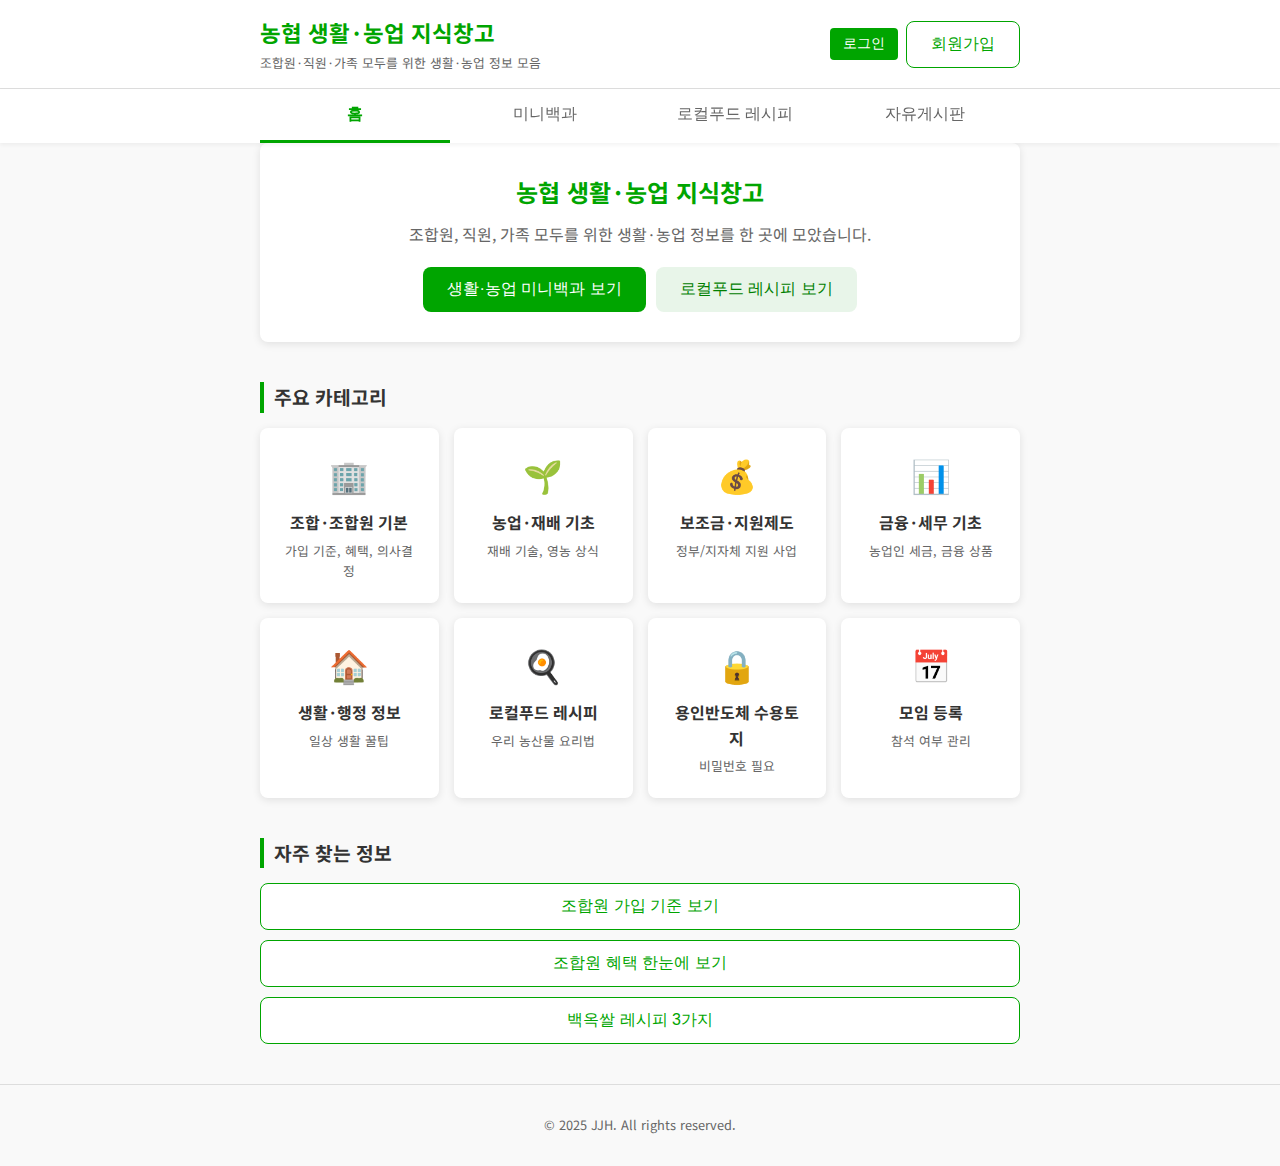
<file: index.html>
<!DOCTYPE html>
<html lang="ko">

<head>
    <meta charset="UTF-8">
    <meta name="viewport" content="width=device-width, initial-scale=1.0">
    <title>이동농협 생활·농업 지식창고</title>
    <link rel="stylesheet" href="style.css">
    <!-- Google Fonts -->
    <link rel="preconnect" href="https://fonts.googleapis.com">
    <link rel="preconnect" href="https://fonts.gstatic.com" crossorigin>
    <link href="https://fonts.googleapis.com/css2?family=Noto+Sans+KR:wght@300;400;500;700&display=swap"
        rel="stylesheet">
</head>

<body>

    <!-- Header -->
    <header class="main-header">
        <div class="container header-content">
            <div class="logo-area">
                <h1>농협 생활·농업 지식창고</h1>
                <p>조합원·직원·가족 모두를 위한 생활·농업 정보 모음</p>
            </div>
            <div class="auth-area" id="auth-ui">
                <!-- JS will populate this -->
                <button class="btn-small" onclick="app.switchSection('login')">로그인</button>
                <button class="btn-small btn-outline" onclick="app.switchSection('signup')">회원가입</button>
            </div>
        </div>
    </header>

    <!-- Navigation -->
    <nav class="main-nav">
        <div class="container">
            <button class="nav-btn active" data-target="home">홈</button>
            <button class="nav-btn" data-target="encyclopedia">미니백과</button>
            <button class="nav-btn" data-target="recipes">로컬푸드 레시피</button>
            <button class="nav-btn" data-target="board">자유게시판</button>
        </div>
    </nav>

    <!-- Main Content -->
    <main class="container">

        <!-- SECTION: HOME -->
        <section id="home" class="active-section">
            <div class="greeting-area">
                <h2>농협 생활·농업 지식창고</h2>
                <p class="greeting-text">조합원, 직원, 가족 모두를 위한 생활·농업 정보를 한 곳에 모았습니다.</p>
                <div class="greeting-buttons">
                    <button class="btn-primary" onclick="app.switchSection('encyclopedia')">생활·농업 미니백과 보기</button>
                    <button class="btn-secondary" onclick="app.switchSection('recipes')">로컬푸드 레시피 보기</button>
                </div>
            </div>

            <div class="category-grid-area">
                <h3>주요 카테고리</h3>
                <div class="category-grid">
                    <div class="card category-card" onclick="app.goToEncyclopedia('조합·조합원 기본')">
                        <div class="icon">🏢</div>
                        <h4>조합·조합원 기본</h4>
                        <p>가입 기준, 혜택, 의사결정</p>
                    </div>
                    <div class="card category-card" onclick="app.goToEncyclopedia('농업·재배 기초')">
                        <div class="icon">🌱</div>
                        <h4>농업·재배 기초</h4>
                        <p>재배 기술, 영농 상식</p>
                    </div>
                    <div class="card category-card" onclick="app.goToEncyclopedia('보조금·지원제도')">
                        <div class="icon">💰</div>
                        <h4>보조금·지원제도</h4>
                        <p>정부/지자체 지원 사업</p>
                    </div>
                    <div class="card category-card" onclick="app.goToEncyclopedia('금융·세무 기초')">
                        <div class="icon">📊</div>
                        <h4>금융·세무 기초</h4>
                        <p>농업인 세금, 금융 상품</p>
                    </div>
                    <div class="card category-card" onclick="app.goToEncyclopedia('생활·행정 정보')">
                        <div class="icon">🏠</div>
                        <h4>생활·행정 정보</h4>
                        <p>일상 생활 꿀팁</p>
                    </div>
                    <div class="card category-card" onclick="app.switchSection('recipes')">
                        <div class="icon">🍳</div>
                        <h4>로컬푸드 레시피</h4>
                        <p>우리 농산물 요리법</p>
                    </div>
                    <div class="card category-card" onclick="app.openProtectedLink()">
                        <div class="icon">🔒</div>
                        <h4>용인반도체 수용토지</h4>
                        <p>비밀번호 필요</p>
                    </div>
                    <div class="card category-card" onclick="app.switchSection('meeting-manager')">
                        <div class="icon">📅</div>
                        <h4>모임 등록</h4>
                        <p>참석 여부 관리</p>
                    </div>
                </div>
            </div>

            <div class="quick-links-area">
                <h3>자주 찾는 정보</h3>
                <div class="quick-links-grid">
                    <button class="btn-outline" onclick="app.goToCard('membership-criteria')">조합원 가입 기준 보기</button>
                    <button class="btn-outline" onclick="app.goToCard('membership-benefits')">조합원 혜택 한눈에 보기</button>
                    <button class="btn-outline" onclick="app.goToRecipe('rice')">백옥쌀 레시피 3가지</button>
                </div>
            </div>
        </section>

        <!-- SECTION: ENCYCLOPEDIA -->
        <section id="encyclopedia">
            <div class="section-header">
                <h2>생활·농업 미니백과</h2>
                <div class="filters">
                    <select id="encyclopedia-filter" onchange="app.filterEncyclopedia(this.value)">
                        <option value="all">전체 보기</option>
                        <option value="조합·조합원 기본">조합·조합원 기본</option>
                        <option value="농업·재배 기초">농업·재배 기초</option>
                        <option value="보조금·지원제도">보조금·지원제도</option>
                        <option value="금융·세무 기초">금융·세무 기초</option>
                        <option value="생활·행정 정보">생활·행정 정보</option>
                    </select>
                </div>
            </div>
            <div id="encyclopedia-list" class="card-list">
                <!-- JS will populate this -->
            </div>
        </section>

        <!-- SECTION: RECIPES -->
        <section id="recipes">
            <div class="section-header">
                <h2>로컬푸드 추천 레시피</h2>
                <div class="recipe-tags" id="recipe-filters">
                    <button class="tag active" onclick="app.filterRecipes('all')">전체</button>
                    <button class="tag" onclick="app.filterRecipes('백옥쌀')">백옥쌀</button>
                    <button class="tag" onclick="app.filterRecipes('고구마')">고구마</button>
                    <button class="tag" onclick="app.filterRecipes('배추')">배추</button>
                    <button class="tag" onclick="app.filterRecipes('계란')">계란</button>
                </div>
            </div>
            <div id="recipe-list" class="card-list">
                <!-- JS will populate this -->
            </div>
        </section>

        <!-- SECTION: BOARD (LIST) -->
        <section id="board">
            <div class="section-header">
                <h2>자유게시판</h2>
                <button id="btn-write-post" class="btn-primary" onclick="app.goToWritePost()">글쓰기</button>
            </div>
            <div class="board-container">
                <table class="board-table">
                    <thead>
                        <tr>
                            <th width="10%">번호</th>
                            <th width="50%">제목</th>
                            <th width="15%">작성자</th>
                            <th width="25%">작성일</th>
                        </tr>
                    </thead>
                    <tbody id="board-list-body">
                        <!-- JS will populate this -->
                    </tbody>
                </table>
            </div>
        </section>

        <!-- SECTION: BOARD (WRITE) -->
        <section id="board-write">
            <div class="section-header">
                <h2>글쓰기</h2>
                <button class="btn-outline" onclick="app.switchSection('board')">목록으로</button>
            </div>
            <div class="form-container">
                <div class="form-group">
                    <label for="post-title">제목</label>
                    <input type="text" id="post-title" placeholder="제목을 입력하세요">
                </div>
                <div class="form-group">
                    <label for="post-content">내용</label>
                    <textarea id="post-content" rows="10" placeholder="내용을 입력하세요"></textarea>
                </div>
                <button class="btn-primary full-width" onclick="app.submitPost()">등록하기</button>
            </div>
        </section>

        <!-- SECTION: BOARD (VIEW) -->
        <section id="board-view">
            <div class="section-header">
                <h2 id="view-post-title">게시글 제목</h2>
                <button class="btn-outline" onclick="app.switchSection('board')">목록으로</button>
            </div>
            <div class="post-view-container">
                <div class="post-meta">
                    <span id="view-post-author">작성자</span> | <span id="view-post-date">날짜</span>
                </div>
                <div class="post-content" id="view-post-content">
                    내용
                </div>
            </div>
        </section>

        <!-- SECTION: LOGIN -->
        <section id="login">
            <div class="auth-container">
                <h2>로그인</h2>
                <div class="form-group">
                    <label for="login-id">아이디</label>
                    <input type="text" id="login-id" placeholder="아이디">
                </div>
                <div class="form-group">
                    <label for="login-pw">비밀번호</label>
                    <input type="password" id="login-pw" placeholder="비밀번호">
                </div>
                <button class="btn-primary full-width" onclick="app.login()">로그인</button>
                <p class="auth-link">계정이 없으신가요? <a href="#" onclick="app.switchSection('signup')">회원가입</a></p>
            </div>
        </section>

        <!-- SECTION: MEETING MANAGER -->
        <section id="meeting-manager">
            <div class="section-header">
                <h2>모임 관리</h2>
                <button class="btn-outline" onclick="app.switchSection('home')">홈으로</button>
            </div>

            <!-- Meeting Login/Register -->
            <div id="meeting-auth" class="auth-container">
                <h3>모임 입장 / 등록</h3>
                <div class="form-group">
                    <label>모임 이름</label>
                    <input type="text" id="meeting-name-input" placeholder="예: 12월 정기총회">
                </div>
                <div class="form-group">
                    <label>비밀번호</label>
                    <input type="password" id="meeting-pw-input" placeholder="관리용 비밀번호">
                </div>
                <button class="btn-primary full-width" onclick="app.enterMeeting()">입장 / 생성</button>
                <p class="note" style="margin-top:10px; font-size:0.8rem; color:#666;">* 새 이름이면 자동 생성됩니다.</p>
            </div>

            <!-- Meeting Dashboard -->
            <div id="meeting-dashboard" style="display:none;">
                <div class="meeting-info-bar">
                    <h3 id="current-meeting-name">모임 이름</h3>
                    <div class="meeting-controls">
                        <select id="actor-selector" onchange="app.changeActor()">
                            <option value="Admin">관리자 (Admin)</option>
                        </select>
                        <button class="btn-small btn-outline" onclick="app.logoutMeeting()">나가기</button>
                    </div>
                </div>

                <div class="meeting-setup card">
                    <h4>설정</h4>
                    <div class="form-group">
                        <input type="text" id="meeting-date" placeholder="일시 (예: 12/25 18:00)">
                        <input type="text" id="meeting-place" placeholder="장소 (예: 마을회관)">
                    </div>
                    <div class="form-group" style="display:flex; gap:10px;">
                        <input type="text" id="new-member-name" placeholder="참석 후보자 이름" style="flex:1;">
                        <button class="btn-small" onclick="app.addMeetingMember()">추가</button>
                    </div>
                </div>

                <div class="drag-board-container">
                    <div class="drag-zone left-zone" id="zone-absent">
                        <div class="zone-label">불참 (Left)</div>
                    </div>
                    <div class="drag-zone center-zone" id="zone-undecided">
                        <div class="zone-label">미정 (대기)</div>
                        <!-- Bubbles will go here -->
                    </div>
                    <div class="drag-zone right-zone" id="zone-attending">
                        <div class="zone-label">참석 (Right)</div>
                    </div>
                </div>

                <div class="meeting-panels">
                    <div class="panel status-panel">
                        <h4>현재 상태</h4>
                        <ul id="member-status-list">
                            <!-- List of members -->
                        </ul>
                    </div>
                    <div class="panel log-panel">
                        <h4>활동 로그</h4>
                        <ul id="meeting-log-list">
                            <!-- Logs -->
                        </ul>
                    </div>
                </div>
            </div>
        </section>

        <!-- SECTION: SIGNUP -->
        <section id="signup">
            <div class="auth-container">
                <h2>회원가입</h2>
                <div class="form-group">
                    <label for="signup-id">아이디</label>
                    <input type="text" id="signup-id" placeholder="아이디">
                </div>
                <div class="form-group">
                    <label for="signup-pw">비밀번호</label>
                    <input type="password" id="signup-pw" placeholder="비밀번호">
                </div>
                <div class="form-group">
                    <label for="signup-nickname">닉네임</label>
                    <input type="text" id="signup-nickname" placeholder="닉네임 (작성자명)">
                </div>
                <button class="btn-primary full-width" onclick="app.signup()">가입하기</button>
                <p class="auth-link">이미 계정이 있으신가요? <a href="#" onclick="app.switchSection('login')">로그인</a></p>
            </div>
        </section>

    </main>

    <footer>
        <div class="container">
            <p>&copy; 2025 JJH. All rights reserved.</p>
        </div>
    </footer>

    <script src="script.js"></script>
</body>

</html>
</file>
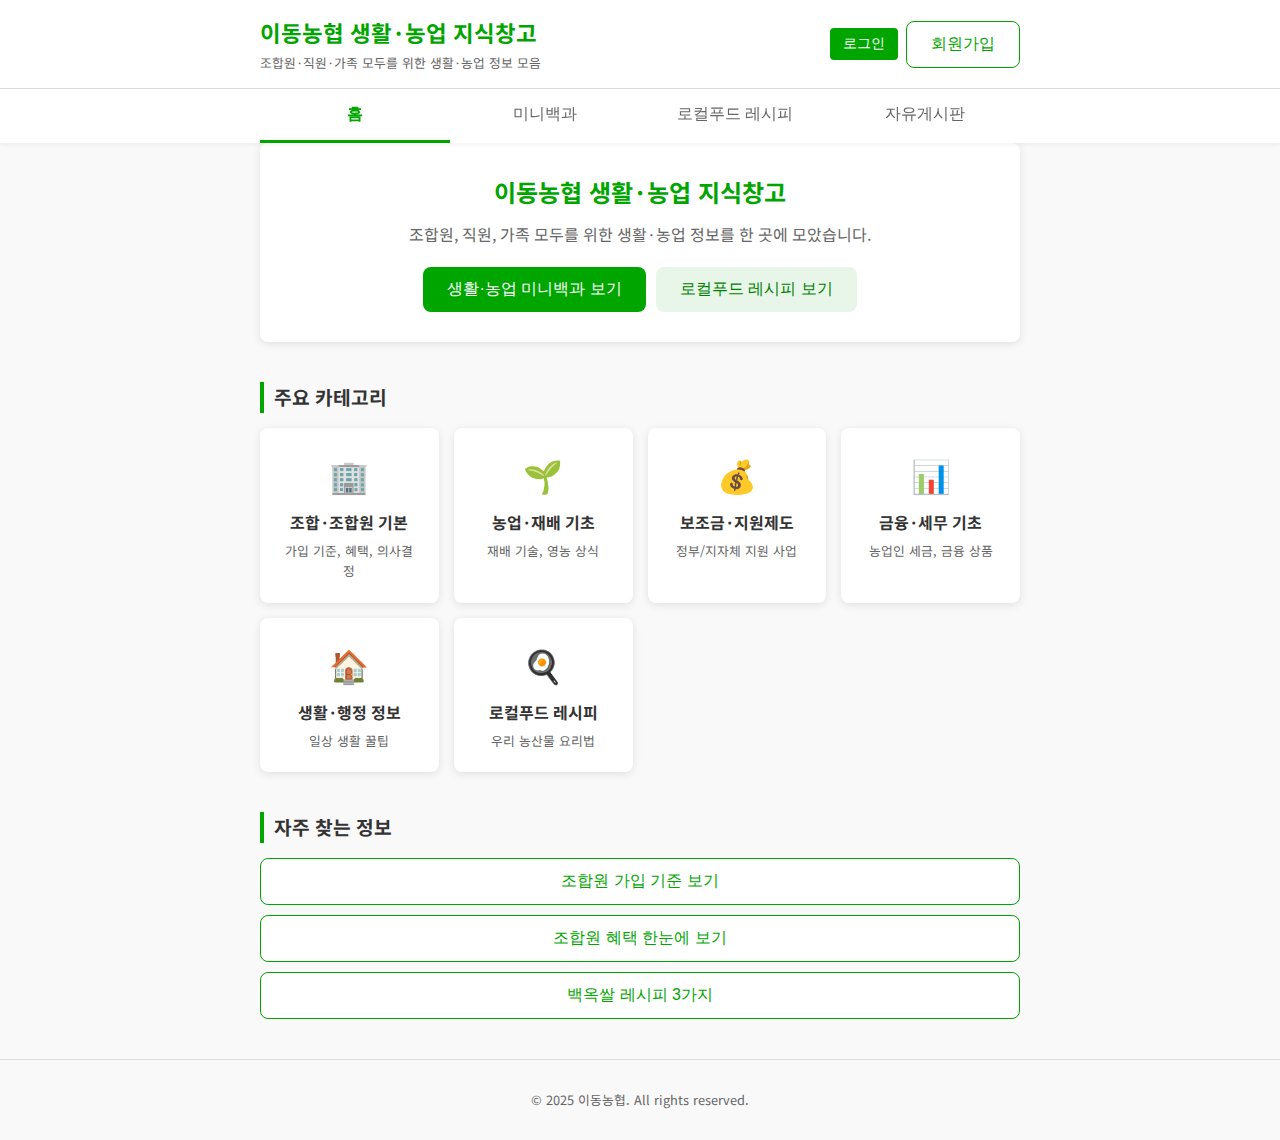
<file: idong-nonghyup-board/index.html>
<!DOCTYPE html>
<html lang="ko">

<head>
    <meta charset="UTF-8">
    <meta name="viewport" content="width=device-width, initial-scale=1.0">
    <title>이동농협 생활·농업 지식창고</title>
    <link rel="stylesheet" href="style.css">
    <!-- Google Fonts -->
    <link rel="preconnect" href="https://fonts.googleapis.com">
    <link rel="preconnect" href="https://fonts.gstatic.com" crossorigin>
    <link href="https://fonts.googleapis.com/css2?family=Noto+Sans+KR:wght@300;400;500;700&display=swap"
        rel="stylesheet">
</head>

<body>

    <!-- Header -->
    <header class="main-header">
        <div class="container header-content">
            <div class="logo-area">
                <h1>이동농협 생활·농업 지식창고</h1>
                <p>조합원·직원·가족 모두를 위한 생활·농업 정보 모음</p>
            </div>
            <div class="auth-area" id="auth-ui">
                <!-- JS will populate this -->
                <button class="btn-small" onclick="app.switchSection('login')">로그인</button>
                <button class="btn-small btn-outline" onclick="app.switchSection('signup')">회원가입</button>
            </div>
        </div>
    </header>

    <!-- Navigation -->
    <nav class="main-nav">
        <div class="container">
            <button class="nav-btn active" data-target="home">홈</button>
            <button class="nav-btn" data-target="encyclopedia">미니백과</button>
            <button class="nav-btn" data-target="recipes">로컬푸드 레시피</button>
            <button class="nav-btn" data-target="board">자유게시판</button>
        </div>
    </nav>

    <!-- Main Content -->
    <main class="container">

        <!-- SECTION: HOME -->
        <section id="home" class="active-section">
            <div class="greeting-area">
                <h2>이동농협 생활·농업 지식창고</h2>
                <p class="greeting-text">조합원, 직원, 가족 모두를 위한 생활·농업 정보를 한 곳에 모았습니다.</p>
                <div class="greeting-buttons">
                    <button class="btn-primary" onclick="app.switchSection('encyclopedia')">생활·농업 미니백과 보기</button>
                    <button class="btn-secondary" onclick="app.switchSection('recipes')">로컬푸드 레시피 보기</button>
                </div>
            </div>

            <div class="category-grid-area">
                <h3>주요 카테고리</h3>
                <div class="category-grid">
                    <div class="card category-card" onclick="app.goToEncyclopedia('조합·조합원 기본')">
                        <div class="icon">🏢</div>
                        <h4>조합·조합원 기본</h4>
                        <p>가입 기준, 혜택, 의사결정</p>
                    </div>
                    <div class="card category-card" onclick="app.goToEncyclopedia('농업·재배 기초')">
                        <div class="icon">🌱</div>
                        <h4>농업·재배 기초</h4>
                        <p>재배 기술, 영농 상식</p>
                    </div>
                    <div class="card category-card" onclick="app.goToEncyclopedia('보조금·지원제도')">
                        <div class="icon">💰</div>
                        <h4>보조금·지원제도</h4>
                        <p>정부/지자체 지원 사업</p>
                    </div>
                    <div class="card category-card" onclick="app.goToEncyclopedia('금융·세무 기초')">
                        <div class="icon">📊</div>
                        <h4>금융·세무 기초</h4>
                        <p>농업인 세금, 금융 상품</p>
                    </div>
                    <div class="card category-card" onclick="app.goToEncyclopedia('생활·행정 정보')">
                        <div class="icon">🏠</div>
                        <h4>생활·행정 정보</h4>
                        <p>일상 생활 꿀팁</p>
                    </div>
                    <div class="card category-card" onclick="app.switchSection('recipes')">
                        <div class="icon">🍳</div>
                        <h4>로컬푸드 레시피</h4>
                        <p>우리 농산물 요리법</p>
                    </div>
                </div>
            </div>

            <div class="quick-links-area">
                <h3>자주 찾는 정보</h3>
                <div class="quick-links-grid">
                    <button class="btn-outline" onclick="app.goToCard('membership-criteria')">조합원 가입 기준 보기</button>
                    <button class="btn-outline" onclick="app.goToCard('membership-benefits')">조합원 혜택 한눈에 보기</button>
                    <button class="btn-outline" onclick="app.goToRecipe('rice')">백옥쌀 레시피 3가지</button>
                </div>
            </div>
        </section>

        <!-- SECTION: ENCYCLOPEDIA -->
        <section id="encyclopedia">
            <div class="section-header">
                <h2>생활·농업 미니백과</h2>
                <div class="filters">
                    <select id="encyclopedia-filter" onchange="app.filterEncyclopedia(this.value)">
                        <option value="all">전체 보기</option>
                        <option value="조합·조합원 기본">조합·조합원 기본</option>
                        <option value="농업·재배 기초">농업·재배 기초</option>
                        <option value="보조금·지원제도">보조금·지원제도</option>
                        <option value="금융·세무 기초">금융·세무 기초</option>
                        <option value="생활·행정 정보">생활·행정 정보</option>
                    </select>
                </div>
            </div>
            <div id="encyclopedia-list" class="card-list">
                <!-- JS will populate this -->
            </div>
        </section>

        <!-- SECTION: RECIPES -->
        <section id="recipes">
            <div class="section-header">
                <h2>로컬푸드 추천 레시피</h2>
                <div class="recipe-tags" id="recipe-filters">
                    <button class="tag active" onclick="app.filterRecipes('all')">전체</button>
                    <button class="tag" onclick="app.filterRecipes('백옥쌀')">백옥쌀</button>
                    <button class="tag" onclick="app.filterRecipes('고구마')">고구마</button>
                    <button class="tag" onclick="app.filterRecipes('배추')">배추</button>
                    <button class="tag" onclick="app.filterRecipes('계란')">계란</button>
                </div>
            </div>
            <div id="recipe-list" class="card-list">
                <!-- JS will populate this -->
            </div>
        </section>

        <!-- SECTION: BOARD (LIST) -->
        <section id="board">
            <div class="section-header">
                <h2>자유게시판</h2>
                <button id="btn-write-post" class="btn-primary" onclick="app.goToWritePost()">글쓰기</button>
            </div>
            <div class="board-container">
                <table class="board-table">
                    <thead>
                        <tr>
                            <th width="10%">번호</th>
                            <th width="50%">제목</th>
                            <th width="15%">작성자</th>
                            <th width="25%">작성일</th>
                        </tr>
                    </thead>
                    <tbody id="board-list-body">
                        <!-- JS will populate this -->
                    </tbody>
                </table>
            </div>
        </section>

        <!-- SECTION: BOARD (WRITE) -->
        <section id="board-write">
            <div class="section-header">
                <h2>글쓰기</h2>
                <button class="btn-outline" onclick="app.switchSection('board')">목록으로</button>
            </div>
            <div class="form-container">
                <div class="form-group">
                    <label for="post-title">제목</label>
                    <input type="text" id="post-title" placeholder="제목을 입력하세요">
                </div>
                <div class="form-group">
                    <label for="post-content">내용</label>
                    <textarea id="post-content" rows="10" placeholder="내용을 입력하세요"></textarea>
                </div>
                <button class="btn-primary full-width" onclick="app.submitPost()">등록하기</button>
            </div>
        </section>

        <!-- SECTION: BOARD (VIEW) -->
        <section id="board-view">
            <div class="section-header">
                <h2 id="view-post-title">게시글 제목</h2>
                <button class="btn-outline" onclick="app.switchSection('board')">목록으로</button>
            </div>
            <div class="post-view-container">
                <div class="post-meta">
                    <span id="view-post-author">작성자</span> | <span id="view-post-date">날짜</span>
                </div>
                <div class="post-content" id="view-post-content">
                    내용
                </div>
            </div>
        </section>

        <!-- SECTION: LOGIN -->
        <section id="login">
            <div class="auth-container">
                <h2>로그인</h2>
                <div class="form-group">
                    <label for="login-id">아이디</label>
                    <input type="text" id="login-id" placeholder="아이디">
                </div>
                <div class="form-group">
                    <label for="login-pw">비밀번호</label>
                    <input type="password" id="login-pw" placeholder="비밀번호">
                </div>
                <button class="btn-primary full-width" onclick="app.login()">로그인</button>
                <p class="auth-link">계정이 없으신가요? <a href="#" onclick="app.switchSection('signup')">회원가입</a></p>
            </div>
        </section>

        <!-- SECTION: SIGNUP -->
        <section id="signup">
            <div class="auth-container">
                <h2>회원가입</h2>
                <div class="form-group">
                    <label for="signup-id">아이디</label>
                    <input type="text" id="signup-id" placeholder="아이디">
                </div>
                <div class="form-group">
                    <label for="signup-pw">비밀번호</label>
                    <input type="password" id="signup-pw" placeholder="비밀번호">
                </div>
                <div class="form-group">
                    <label for="signup-nickname">닉네임</label>
                    <input type="text" id="signup-nickname" placeholder="닉네임 (작성자명)">
                </div>
                <button class="btn-primary full-width" onclick="app.signup()">가입하기</button>
                <p class="auth-link">이미 계정이 있으신가요? <a href="#" onclick="app.switchSection('login')">로그인</a></p>
            </div>
        </section>

    </main>

    <footer>
        <div class="container">
            <p>&copy; 2025 이동농협. All rights reserved.</p>
        </div>
    </footer>

    <script src="script.js"></script>
</body>

</html>
</file>
<file: style.css>
/* Global Styles */
:root {
    --primary-color: #00a500;
    /* Nonghyup Green */
    --primary-dark: #008000;
    --secondary-color: #f4f9f4;
    --text-color: #333;
    --text-light: #666;
    --border-color: #ddd;
    --white: #ffffff;
    --shadow: 0 2px 8px rgba(0, 0, 0, 0.1);
    --radius: 8px;
}

* {
    box-sizing: border-box;
    margin: 0;
    padding: 0;
}

body {
    font-family: 'Noto Sans KR', sans-serif;
    background-color: #f9f9f9;
    color: var(--text-color);
    line-height: 1.6;
}

.container {
    max-width: 800px;
    margin: 0 auto;
    padding: 0 20px;
}

/* Header */
.main-header {
    background-color: var(--white);
    padding: 15px 0;
    border-bottom: 1px solid var(--border-color);
}

.header-content {
    display: flex;
    justify-content: space-between;
    align-items: center;
    flex-wrap: wrap;
    gap: 10px;
}

.logo-area h1 {
    color: var(--primary-color);
    font-size: 1.4rem;
    margin-bottom: 2px;
}

.logo-area p {
    color: var(--text-light);
    font-size: 0.8rem;
}

.auth-area {
    display: flex;
    gap: 8px;
    align-items: center;
}

.btn-small {
    padding: 6px 12px;
    font-size: 0.85rem;
    border-radius: 4px;
    cursor: pointer;
    border: 1px solid transparent;
    background: var(--primary-color);
    color: white;
}

.btn-small.btn-outline {
    background: white;
    border-color: var(--primary-color);
    color: var(--primary-color);
}

/* Navigation */
.main-nav {
    background-color: var(--white);
    position: sticky;
    top: 0;
    z-index: 100;
    box-shadow: 0 2px 4px rgba(0, 0, 0, 0.05);
}

.main-nav .container {
    display: flex;
    justify-content: space-around;
}

.nav-btn {
    flex: 1;
    background: none;
    border: none;
    padding: 15px 0;
    font-size: 1rem;
    font-weight: 500;
    color: var(--text-light);
    cursor: pointer;
    border-bottom: 3px solid transparent;
    transition: all 0.3s;
}

.nav-btn.active {
    color: var(--primary-color);
    border-bottom-color: var(--primary-color);
    font-weight: 700;
}

/* Main Content */
main {
    padding: 30px 20px;
    min-height: 80vh;
}

section {
    display: none;
    /* Hidden by default */
    animation: fadeIn 0.3s ease-in-out;
}

section.active-section {
    display: block;
}

@keyframes fadeIn {
    from {
        opacity: 0;
        transform: translateY(10px);
    }

    to {
        opacity: 1;
        transform: translateY(0);
    }
}

/* Home Section */
.greeting-area {
    text-align: center;
    margin-bottom: 40px;
    background: var(--white);
    padding: 30px;
    border-radius: var(--radius);
    box-shadow: var(--shadow);
}

.greeting-area h2 {
    color: var(--primary-color);
    margin-bottom: 10px;
}

.greeting-text {
    margin-bottom: 20px;
    color: var(--text-light);
}

.greeting-buttons {
    display: flex;
    gap: 10px;
    justify-content: center;
    flex-wrap: wrap;
}

.btn-primary,
.btn-secondary,
.btn-outline {
    padding: 12px 24px;
    border-radius: var(--radius);
    font-size: 1rem;
    cursor: pointer;
    border: none;
    font-weight: 500;
    transition: background 0.2s;
}

.btn-primary {
    background-color: var(--primary-color);
    color: var(--white);
}

.btn-primary:hover {
    background-color: var(--primary-dark);
}

.btn-secondary {
    background-color: #e8f5e9;
    color: var(--primary-dark);
}

.btn-secondary:hover {
    background-color: #c8e6c9;
}

.btn-outline {
    background: var(--white);
    border: 1px solid var(--primary-color);
    color: var(--primary-color);
}

.btn-outline:hover {
    background: #f1f8f1;
}

/* Category Grid */
.category-grid-area h3,
.quick-links-area h3 {
    margin-bottom: 15px;
    font-size: 1.2rem;
    border-left: 4px solid var(--primary-color);
    padding-left: 10px;
}

.category-grid {
    display: grid;
    grid-template-columns: repeat(auto-fill, minmax(150px, 1fr));
    gap: 15px;
    margin-bottom: 40px;
}

.category-card {
    background: var(--white);
    padding: 20px;
    border-radius: var(--radius);
    box-shadow: var(--shadow);
    text-align: center;
    cursor: pointer;
    transition: transform 0.2s;
    border: 1px solid transparent;
}

.category-card:hover {
    transform: translateY(-3px);
    border-color: var(--primary-color);
}

.category-card .icon {
    font-size: 2rem;
    margin-bottom: 10px;
}

.category-card h4 {
    font-size: 1rem;
    margin-bottom: 5px;
}

.category-card p {
    font-size: 0.8rem;
    color: var(--text-light);
}

/* Quick Links */
.quick-links-grid {
    display: flex;
    flex-direction: column;
    gap: 10px;
}

/* Encyclopedia & Recipes */
.section-header {
    display: flex;
    justify-content: space-between;
    align-items: center;
    margin-bottom: 20px;
    flex-wrap: wrap;
    gap: 10px;
}

.filters select {
    padding: 8px 12px;
    border-radius: var(--radius);
    border: 1px solid var(--border-color);
    font-size: 1rem;
}

.recipe-tags {
    display: flex;
    gap: 8px;
    flex-wrap: wrap;
}

.recipe-tags .tag {
    padding: 6px 12px;
    border-radius: 20px;
    border: 1px solid var(--border-color);
    background: var(--white);
    cursor: pointer;
    font-size: 0.9rem;
    transition: all 0.2s;
}

.recipe-tags .tag.active {
    background: var(--primary-color);
    color: var(--white);
    border-color: var(--primary-color);
}

/* Card List */
.card-list {
    display: flex;
    flex-direction: column;
    gap: 20px;
}

.info-card {
    background: var(--white);
    border-radius: var(--radius);
    box-shadow: var(--shadow);
    padding: 25px;
    border-left: 5px solid var(--primary-color);
}

.info-card h3 {
    font-size: 1.3rem;
    margin-bottom: 5px;
    color: var(--text-color);
}

.info-card .category-label {
    display: inline-block;
    background: #e8f5e9;
    color: var(--primary-dark);
    padding: 4px 8px;
    border-radius: 4px;
    font-size: 0.8rem;
    margin-bottom: 15px;
    font-weight: 600;
}

.info-card .situation {
    font-style: italic;
    color: var(--text-light);
    margin-bottom: 15px;
    font-size: 0.95rem;
}

.info-card .summary {
    font-weight: 700;
    color: var(--primary-dark);
    margin-bottom: 15px;
    background: #f9f9f9;
    padding: 10px;
    border-radius: 4px;
}

.info-card .description p {
    margin-bottom: 8px;
}

.info-card .checklist {
    margin: 15px 0;
    padding-left: 20px;
    background: #fff8e1;
    /* Light yellow for checklist */
    padding: 15px 15px 15px 35px;
    border-radius: var(--radius);
}

.info-card .checklist li {
    margin-bottom: 5px;
}

.info-card .tip {
    margin-top: 15px;
    padding-top: 15px;
    border-top: 1px dashed var(--border-color);
    font-size: 0.9rem;
    color: var(--text-light);
}

.info-card .tip strong {
    color: #ff9800;
    /* Orange for TIP */
}

/* Recipe Specific */
.recipe-card .recipe-meta {
    display: flex;
    gap: 15px;
    margin-bottom: 15px;
    font-size: 0.9rem;
    color: var(--text-light);
}

.recipe-card .ingredients,
.recipe-card .steps {
    margin-bottom: 20px;
}

.recipe-card h4 {
    margin-bottom: 10px;
    border-bottom: 2px solid #eee;
    padding-bottom: 5px;
    display: inline-block;
}

.recipe-card .steps ol {
    padding-left: 20px;
}

.recipe-card .steps li {
    margin-bottom: 8px;
}

.recipe-card .local-story {
    background: #e3f2fd;
    /* Light blue */
    padding: 10px;
    border-radius: var(--radius);
    font-size: 0.9rem;
    color: #1565c0;
    margin-top: 10px;
}

/* Footer */
footer {
    text-align: center;
    padding: 30px 0;
    color: var(--text-light);
    font-size: 0.8rem;
    margin-top: 40px;
    border-top: 1px solid var(--border-color);
}

/* Responsive */
@media (max-width: 600px) {
    .main-header h1 {
        font-size: 1.2rem;
    }

    .nav-btn {
        font-size: 0.9rem;
        padding: 12px 0;
    }

    .category-grid {
        grid-template-columns: repeat(2, 1fr);
    }

    .greeting-buttons {
        flex-direction: column;
    }

    .category-grid {
        grid-template-columns: repeat(2, 1fr);
    }

    .greeting-buttons {
        flex-direction: column;
    }

    .btn-primary,
    .btn-secondary {
        width: 100%;
    }

    .header-content {
        flex-direction: column;
        text-align: center;
    }
}

/* Auth & Forms */
.auth-container,
.form-container {
    max-width: 400px;
    margin: 40px auto;
    background: var(--white);
    padding: 30px;
    border-radius: var(--radius);
    box-shadow: var(--shadow);
}

.form-container {
    max-width: 100%;
    /* Wider for board write */
}

.auth-container h2 {
    text-align: center;
    margin-bottom: 20px;
    color: var(--primary-color);
}

.form-group {
    margin-bottom: 15px;
}

.form-group label {
    display: block;
    margin-bottom: 5px;
    font-weight: 500;
}

.form-group input,
.form-group textarea {
    width: 100%;
    padding: 10px;
    border: 1px solid var(--border-color);
    border-radius: 4px;
    font-size: 1rem;
}

.form-group textarea {
    resize: vertical;
}

.full-width {
    width: 100%;
    margin-top: 10px;
}

.auth-link {
    text-align: center;
    margin-top: 15px;
    font-size: 0.9rem;
}

.auth-link a {
    color: var(--primary-color);
    text-decoration: none;
    font-weight: 600;
}

/* Board Styles */
.board-container {
    background: var(--white);
    border-radius: var(--radius);
    box-shadow: var(--shadow);
    overflow: hidden;
}

.board-table {
    width: 100%;
    border-collapse: collapse;
}

.board-table th,
.board-table td {
    padding: 12px 15px;
    text-align: left;
    border-bottom: 1px solid #eee;
}

.board-table th {
    background-color: #f5f5f5;
    font-weight: 600;
    color: #555;
}

.board-table tr:hover {
    background-color: #f9f9f9;
    cursor: pointer;
}

.post-view-container {
    background: var(--white);
    padding: 30px;
    border-radius: var(--radius);
    box-shadow: var(--shadow);
}

.post-meta {
    color: var(--text-light);
    font-size: 0.9rem;
    margin-bottom: 20px;
    padding-bottom: 10px;
    border-bottom: 1px solid #eee;
}

.post-content {
    min-height: 200px;
    white-space: pre-wrap;
    /* Preserve line breaks */
}
</file>
<file: idong-nonghyup-board/style.css>
/* Global Styles */
:root {
    --primary-color: #00a500;
    /* Nonghyup Green */
    --primary-dark: #008000;
    --secondary-color: #f4f9f4;
    --text-color: #333;
    --text-light: #666;
    --border-color: #ddd;
    --white: #ffffff;
    --shadow: 0 2px 8px rgba(0, 0, 0, 0.1);
    --radius: 8px;
}

* {
    box-sizing: border-box;
    margin: 0;
    padding: 0;
}

body {
    font-family: 'Noto Sans KR', sans-serif;
    background-color: #f9f9f9;
    color: var(--text-color);
    line-height: 1.6;
}

.container {
    max-width: 800px;
    margin: 0 auto;
    padding: 0 20px;
}

/* Header */
.main-header {
    background-color: var(--white);
    padding: 15px 0;
    border-bottom: 1px solid var(--border-color);
}

.header-content {
    display: flex;
    justify-content: space-between;
    align-items: center;
    flex-wrap: wrap;
    gap: 10px;
}

.logo-area h1 {
    color: var(--primary-color);
    font-size: 1.4rem;
    margin-bottom: 2px;
}

.logo-area p {
    color: var(--text-light);
    font-size: 0.8rem;
}

.auth-area {
    display: flex;
    gap: 8px;
    align-items: center;
}

.btn-small {
    padding: 6px 12px;
    font-size: 0.85rem;
    border-radius: 4px;
    cursor: pointer;
    border: 1px solid transparent;
    background: var(--primary-color);
    color: white;
}

.btn-small.btn-outline {
    background: white;
    border-color: var(--primary-color);
    color: var(--primary-color);
}

/* Navigation */
.main-nav {
    background-color: var(--white);
    position: sticky;
    top: 0;
    z-index: 100;
    box-shadow: 0 2px 4px rgba(0, 0, 0, 0.05);
}

.main-nav .container {
    display: flex;
    justify-content: space-around;
}

.nav-btn {
    flex: 1;
    background: none;
    border: none;
    padding: 15px 0;
    font-size: 1rem;
    font-weight: 500;
    color: var(--text-light);
    cursor: pointer;
    border-bottom: 3px solid transparent;
    transition: all 0.3s;
}

.nav-btn.active {
    color: var(--primary-color);
    border-bottom-color: var(--primary-color);
    font-weight: 700;
}

/* Main Content */
main {
    padding: 30px 20px;
    min-height: 80vh;
}

section {
    display: none;
    /* Hidden by default */
    animation: fadeIn 0.3s ease-in-out;
}

section.active-section {
    display: block;
}

@keyframes fadeIn {
    from {
        opacity: 0;
        transform: translateY(10px);
    }

    to {
        opacity: 1;
        transform: translateY(0);
    }
}

/* Home Section */
.greeting-area {
    text-align: center;
    margin-bottom: 40px;
    background: var(--white);
    padding: 30px;
    border-radius: var(--radius);
    box-shadow: var(--shadow);
}

.greeting-area h2 {
    color: var(--primary-color);
    margin-bottom: 10px;
}

.greeting-text {
    margin-bottom: 20px;
    color: var(--text-light);
}

.greeting-buttons {
    display: flex;
    gap: 10px;
    justify-content: center;
    flex-wrap: wrap;
}

.btn-primary,
.btn-secondary,
.btn-outline {
    padding: 12px 24px;
    border-radius: var(--radius);
    font-size: 1rem;
    cursor: pointer;
    border: none;
    font-weight: 500;
    transition: background 0.2s;
}

.btn-primary {
    background-color: var(--primary-color);
    color: var(--white);
}

.btn-primary:hover {
    background-color: var(--primary-dark);
}

.btn-secondary {
    background-color: #e8f5e9;
    color: var(--primary-dark);
}

.btn-secondary:hover {
    background-color: #c8e6c9;
}

.btn-outline {
    background: var(--white);
    border: 1px solid var(--primary-color);
    color: var(--primary-color);
}

.btn-outline:hover {
    background: #f1f8f1;
}

/* Category Grid */
.category-grid-area h3,
.quick-links-area h3 {
    margin-bottom: 15px;
    font-size: 1.2rem;
    border-left: 4px solid var(--primary-color);
    padding-left: 10px;
}

.category-grid {
    display: grid;
    grid-template-columns: repeat(auto-fill, minmax(150px, 1fr));
    gap: 15px;
    margin-bottom: 40px;
}

.category-card {
    background: var(--white);
    padding: 20px;
    border-radius: var(--radius);
    box-shadow: var(--shadow);
    text-align: center;
    cursor: pointer;
    transition: transform 0.2s;
    border: 1px solid transparent;
}

.category-card:hover {
    transform: translateY(-3px);
    border-color: var(--primary-color);
}

.category-card .icon {
    font-size: 2rem;
    margin-bottom: 10px;
}

.category-card h4 {
    font-size: 1rem;
    margin-bottom: 5px;
}

.category-card p {
    font-size: 0.8rem;
    color: var(--text-light);
}

/* Quick Links */
.quick-links-grid {
    display: flex;
    flex-direction: column;
    gap: 10px;
}

/* Encyclopedia & Recipes */
.section-header {
    display: flex;
    justify-content: space-between;
    align-items: center;
    margin-bottom: 20px;
    flex-wrap: wrap;
    gap: 10px;
}

.filters select {
    padding: 8px 12px;
    border-radius: var(--radius);
    border: 1px solid var(--border-color);
    font-size: 1rem;
}

.recipe-tags {
    display: flex;
    gap: 8px;
    flex-wrap: wrap;
}

.recipe-tags .tag {
    padding: 6px 12px;
    border-radius: 20px;
    border: 1px solid var(--border-color);
    background: var(--white);
    cursor: pointer;
    font-size: 0.9rem;
    transition: all 0.2s;
}

.recipe-tags .tag.active {
    background: var(--primary-color);
    color: var(--white);
    border-color: var(--primary-color);
}

/* Card List */
.card-list {
    display: flex;
    flex-direction: column;
    gap: 20px;
}

.info-card {
    background: var(--white);
    border-radius: var(--radius);
    box-shadow: var(--shadow);
    padding: 25px;
    border-left: 5px solid var(--primary-color);
}

.info-card h3 {
    font-size: 1.3rem;
    margin-bottom: 5px;
    color: var(--text-color);
}

.info-card .category-label {
    display: inline-block;
    background: #e8f5e9;
    color: var(--primary-dark);
    padding: 4px 8px;
    border-radius: 4px;
    font-size: 0.8rem;
    margin-bottom: 15px;
    font-weight: 600;
}

.info-card .situation {
    font-style: italic;
    color: var(--text-light);
    margin-bottom: 15px;
    font-size: 0.95rem;
}

.info-card .summary {
    font-weight: 700;
    color: var(--primary-dark);
    margin-bottom: 15px;
    background: #f9f9f9;
    padding: 10px;
    border-radius: 4px;
}

.info-card .description p {
    margin-bottom: 8px;
}

.info-card .checklist {
    margin: 15px 0;
    padding-left: 20px;
    background: #fff8e1;
    /* Light yellow for checklist */
    padding: 15px 15px 15px 35px;
    border-radius: var(--radius);
}

.info-card .checklist li {
    margin-bottom: 5px;
}

.info-card .tip {
    margin-top: 15px;
    padding-top: 15px;
    border-top: 1px dashed var(--border-color);
    font-size: 0.9rem;
    color: var(--text-light);
}

.info-card .tip strong {
    color: #ff9800;
    /* Orange for TIP */
}

/* Recipe Specific */
.recipe-card .recipe-meta {
    display: flex;
    gap: 15px;
    margin-bottom: 15px;
    font-size: 0.9rem;
    color: var(--text-light);
}

.recipe-card .ingredients,
.recipe-card .steps {
    margin-bottom: 20px;
}

.recipe-card h4 {
    margin-bottom: 10px;
    border-bottom: 2px solid #eee;
    padding-bottom: 5px;
    display: inline-block;
}

.recipe-card .steps ol {
    padding-left: 20px;
}

.recipe-card .steps li {
    margin-bottom: 8px;
}

.recipe-card .local-story {
    background: #e3f2fd;
    /* Light blue */
    padding: 10px;
    border-radius: var(--radius);
    font-size: 0.9rem;
    color: #1565c0;
    margin-top: 10px;
}

/* Footer */
footer {
    text-align: center;
    padding: 30px 0;
    color: var(--text-light);
    font-size: 0.8rem;
    margin-top: 40px;
    border-top: 1px solid var(--border-color);
}

/* Responsive */
@media (max-width: 600px) {
    .main-header h1 {
        font-size: 1.2rem;
    }

    .nav-btn {
        font-size: 0.9rem;
        padding: 12px 0;
    }

    .category-grid {
        grid-template-columns: repeat(2, 1fr);
    }

    .greeting-buttons {
        flex-direction: column;
    }

    .category-grid {
        grid-template-columns: repeat(2, 1fr);
    }

    .greeting-buttons {
        flex-direction: column;
    }

    .btn-primary,
    .btn-secondary {
        width: 100%;
    }

    .header-content {
        flex-direction: column;
        text-align: center;
    }
}

/* Auth & Forms */
.auth-container,
.form-container {
    max-width: 400px;
    margin: 40px auto;
    background: var(--white);
    padding: 30px;
    border-radius: var(--radius);
    box-shadow: var(--shadow);
}

.form-container {
    max-width: 100%;
    /* Wider for board write */
}

.auth-container h2 {
    text-align: center;
    margin-bottom: 20px;
    color: var(--primary-color);
}

.form-group {
    margin-bottom: 15px;
}

.form-group label {
    display: block;
    margin-bottom: 5px;
    font-weight: 500;
}

.form-group input,
.form-group textarea {
    width: 100%;
    padding: 10px;
    border: 1px solid var(--border-color);
    border-radius: 4px;
    font-size: 1rem;
}

.form-group textarea {
    resize: vertical;
}

.full-width {
    width: 100%;
    margin-top: 10px;
}

.auth-link {
    text-align: center;
    margin-top: 15px;
    font-size: 0.9rem;
}

.auth-link a {
    color: var(--primary-color);
    text-decoration: none;
    font-weight: 600;
}

/* Board Styles */
.board-container {
    background: var(--white);
    border-radius: var(--radius);
    box-shadow: var(--shadow);
    overflow: hidden;
}

.board-table {
    width: 100%;
    border-collapse: collapse;
}

.board-table th,
.board-table td {
    padding: 12px 15px;
    text-align: left;
    border-bottom: 1px solid #eee;
}

.board-table th {
    background-color: #f5f5f5;
    font-weight: 600;
    color: #555;
}

.board-table tr:hover {
    background-color: #f9f9f9;
    cursor: pointer;
}

.post-view-container {
    background: var(--white);
    padding: 30px;
    border-radius: var(--radius);
    box-shadow: var(--shadow);
}

.post-meta {
    color: var(--text-light);
    font-size: 0.9rem;
    margin-bottom: 20px;
    padding-bottom: 10px;
    border-bottom: 1px solid #eee;
}

.post-content {
    min-height: 200px;
    white-space: pre-wrap;
    /* Preserve line breaks */
}
</file>
